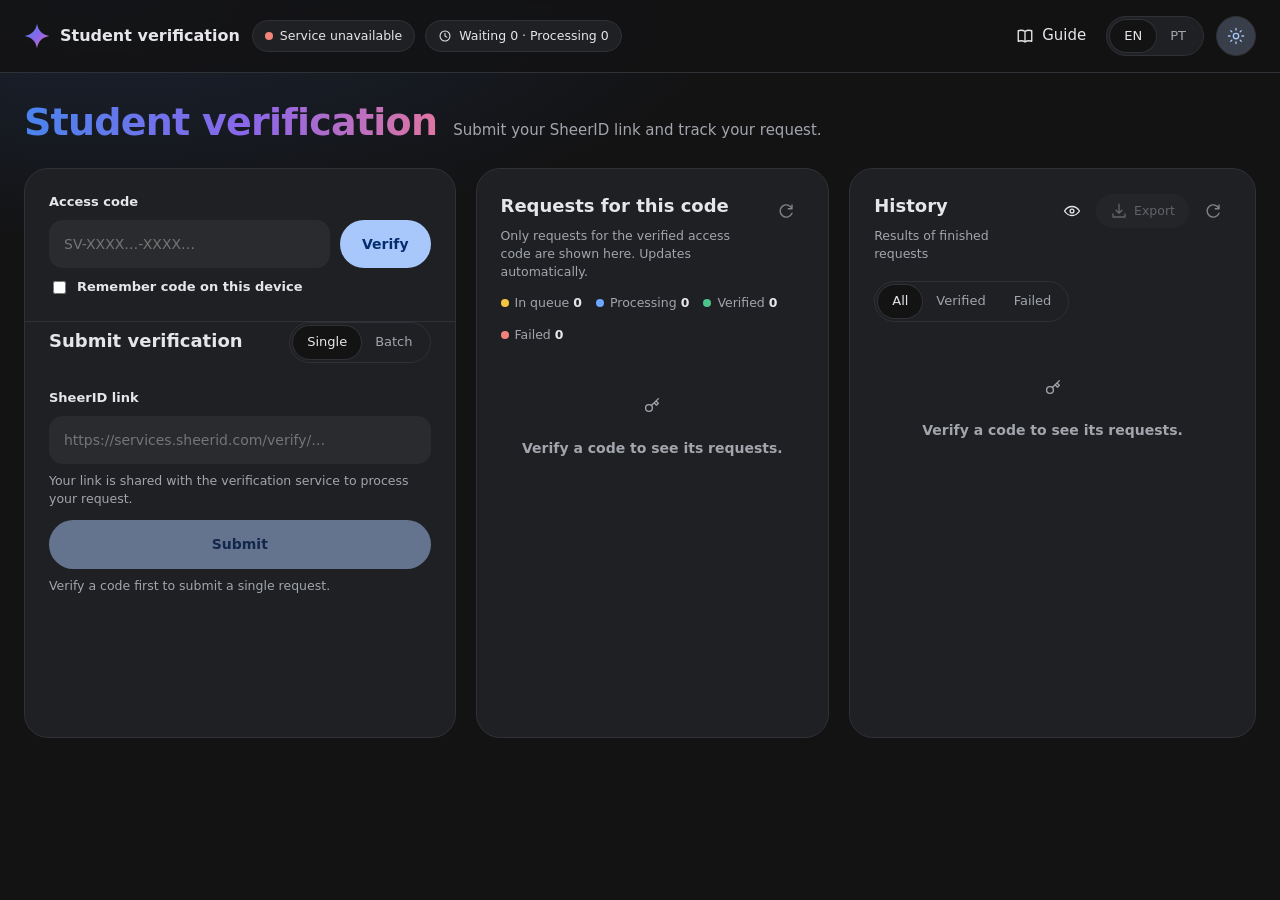
<file: index.html>
<!doctype html>
<html lang="en" data-theme="dark">
<head><meta charset="utf-8"><meta name="viewport" content="width=device-width,initial-scale=1">
<title>Student Verification</title></head>
<body><div id="root"></div><link rel="stylesheet" href="app.css"><script src="app.js" defer></script></body>
</html>
</file>
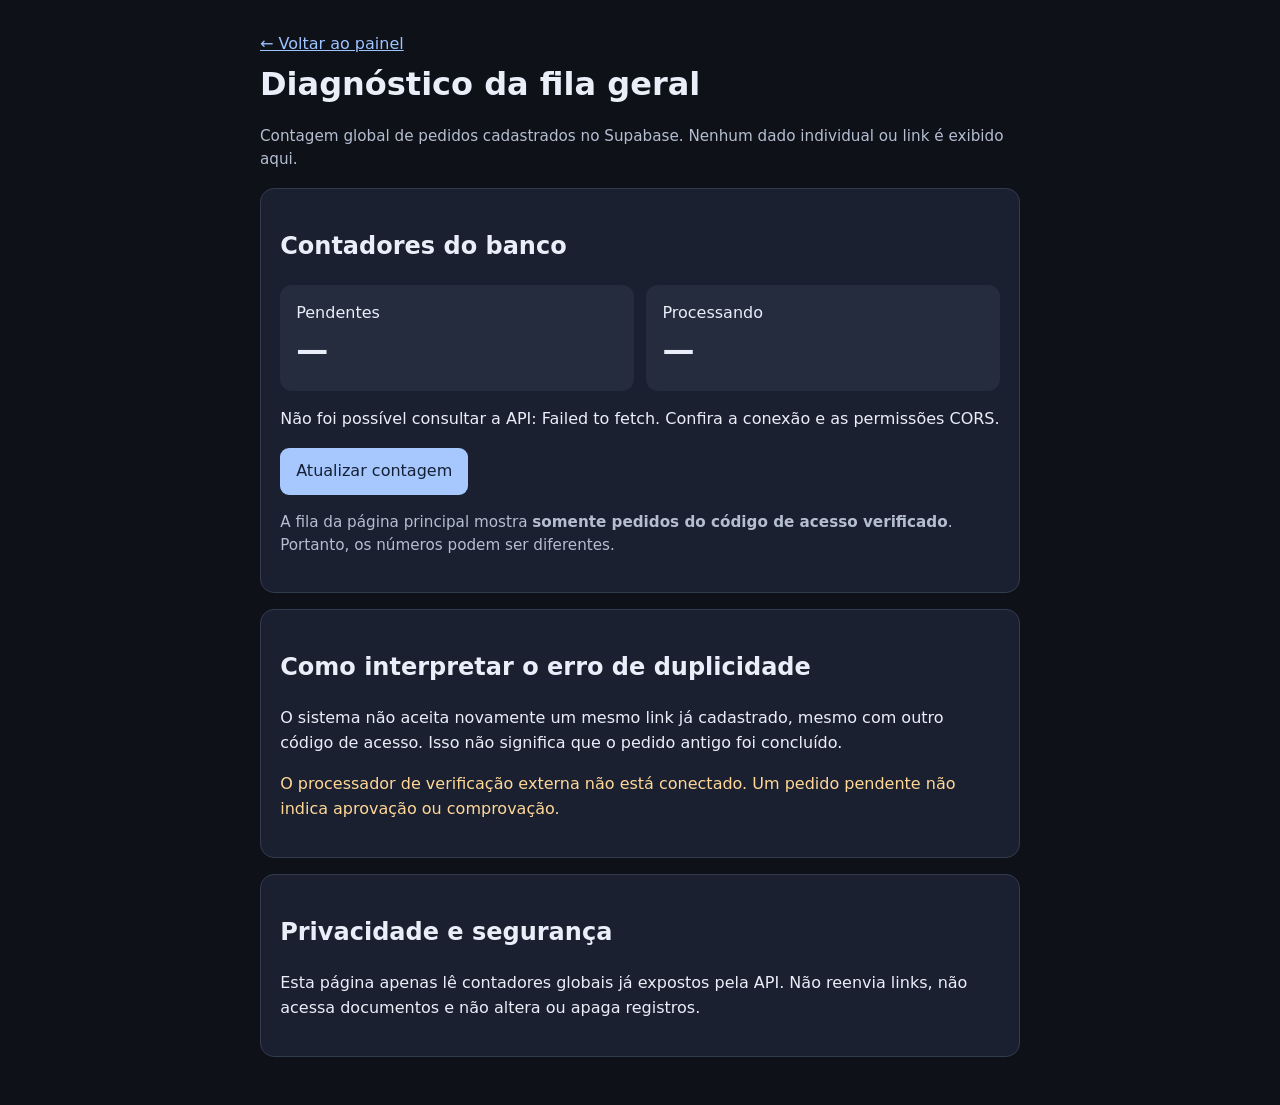
<file: diagnostico-fila.html>
<!doctype html>
<html lang="pt-BR"><head><meta charset="utf-8"><meta name="viewport" content="width=device-width,initial-scale=1"><title>Diagnóstico da Fila — Student Verification Desk</title>
<style>body{background:#0f1118;color:#e9eef8;font:16px/1.55 system-ui, sans-serif;margin:0;padding:2rem}main{max-width:760px;margin:auto}a{color:#9dc4ff}section{background:#1b2030;border:1px solid #323a50;border-radius:14px;padding:1.2rem;margin:1rem 0}header h1{margin:.2rem 0}.metrics{display:grid;grid-template-columns:repeat(auto-fit,minmax(170px,1fr));gap:.8rem}.metric{background:#252c3e;border-radius:12px;padding:1rem}.metric strong{display:block;font-size:2rem}button{background:#a7c7ff;color:#152035;border:0;border-radius:9px;padding:.7rem 1rem;font:inherit;cursor:pointer}.warn{color:#ffd797}.muted{color:#b4bed0;font-size:.95rem}code{background:#30364b;padding:.2rem .4rem;border-radius:4px}</style></head>
<body><main><header><a href="./">← Voltar ao painel</a><h1>Diagnóstico da fila geral</h1><p class="muted">Contagem global de pedidos cadastrados no Supabase. Nenhum dado individual ou link é exibido aqui.</p></header>
<section><h2>Contadores do banco</h2><div class="metrics"><div class="metric">Pendentes<strong id="pending">—</strong></div><div class="metric">Processando<strong id="processing">—</strong></div></div><p id="state" role="status">Consultando...</p><button type="button" id="refresh">Atualizar contagem</button><p class="muted">A fila da página principal mostra <strong>somente pedidos do código de acesso verificado</strong>. Portanto, os números podem ser diferentes.</p></section>
<section><h2>Como interpretar o erro de duplicidade</h2><p>O sistema não aceita novamente um mesmo link já cadastrado, mesmo com outro código de acesso. Isso não significa que o pedido antigo foi concluído.</p><p class="warn">O processador de verificação externa não está conectado. Um pedido pendente não indica aprovação ou comprovação.</p></section>
<section><h2>Privacidade e segurança</h2><p>Esta página apenas lê contadores globais já expostos pela API. Não reenvia links, não acessa documentos e não altera ou apaga registros.</p></section></main>
<script>const API='https://dmlrkfbutwekzazjawub.supabase.co/functions/v1/api';
async function refresh(){const state=document.getElementById('state');state.textContent='Consultando...';try{const res=await fetch(API,{method:'POST',headers:{'content-type':'application/json'},body:JSON.stringify({action:'stats'})});if(!res.ok)throw Error('HTTP '+res.status);const json=await res.json();document.getElementById('pending').textContent=Number.isFinite(json.pending)?json.pending:'—';document.getElementById('processing').textContent=Number.isFinite(json.processing)?json.processing:'—';state.textContent='Dados atualizados. A contagem geral não depende do código informado no painel principal.';}catch(err){state.textContent='Não foi possível consultar a API: '+err.message+'. Confira a conexão e as permissões CORS.';}}document.getElementById('refresh').addEventListener('click',refresh);refresh();</script></body></html>
</file>
<file: app.css>
:root{--bg:#131314;--bg2:#1b1c1f;--card:#1f2023;--field:#2a2b2f;--line:#303136;--text:#e6e6ea;--muted:#a3a5ad;--accent:#a8c7fa;--on-accent:#062e6f;--ok:#4cc38a;--err:#f2837a;--warn:#f5c542;--info:#6ea8fe;--r:24px}[data-theme=light]{--bg:#f6f7fb;--bg2:#fff;--card:#fff;--field:#eef0f6;--line:#dfe2ec;--text:#1b1c22;--muted:#5d6070;--accent:#1a5fd8;--on-accent:#fff;--ok:#16915a;--err:#c9362c;--warn:#a87400;--info:#1a5fd8}*{box-sizing:border-box}body{margin:0;background:var(--bg);color:var(--text);font:14px/1.45 Inter,system-ui,-apple-system,Segoe UI,Roboto,sans-serif;min-height:100vh;background-image:radial-gradient(900px 340px at 8% 0,rgba(73,132,237,.14),transparent 70%)}[data-theme=light] body{background-image:radial-gradient(900px 340px at 8% 0,rgba(73,132,237,.12),transparent 70%)}.glyph{width:18px;height:18px;fill:none;stroke:currentColor;stroke-width:1.8;stroke-linecap:round;stroke-linejoin:round;flex:none}header{border-bottom:1px solid var(--line);background:color-mix(in srgb,var(--bg) 88%,transparent);position:sticky;top:0;z-index:5;backdrop-filter:blur(10px)}.bar,main{max-width:1440px;margin:0 auto;padding:0 24px}.bar{display:flex;align-items:center;gap:12px;height:72px;flex-wrap:wrap}.brand{display:flex;align-items:center;gap:10px;color:var(--text);text-decoration:none;font-weight:700;font-size:16px}.spark{width:26px;height:26px}.meters{display:flex;gap:10px}.tools{margin-left:auto;display:flex;align-items:center;gap:12px}.pill{display:inline-flex;align-items:center;gap:7px;background:var(--card);border:1px solid var(--line);border-radius:99px;padding:6px 12px;font-size:12.5px}.pill .glyph{width:14px;height:14px}.dot{display:inline-block;width:8px;height:8px;border-radius:50%;margin-right:6px}.pill .dot{margin:0}.dot.on{background:var(--ok)}.dot.off{background:var(--err)}.dot.y{background:var(--warn)}.dot.b{background:var(--info)}button{font:inherit;color:var(--text);cursor:pointer}button:disabled{opacity:.5;cursor:not-allowed}.plain{display:flex;align-items:center;gap:8px;background:none;border:0;font-size:15px;padding:6px 8px}.seg{display:inline-flex;background:var(--card);border:1px solid var(--line);border-radius:99px;padding:3px}.seg button{background:none;border:0;border-radius:99px;padding:7px 14px;color:var(--muted);font-size:13px}.seg button.active,.seg button[aria-pressed=true]{background:var(--bg);color:var(--text);box-shadow:0 0 0 1px var(--line)}.themeButton{width:40px;height:40px;border-radius:50%;border:1px solid var(--line);background:color-mix(in srgb,var(--accent) 18%,var(--card));display:grid;place-items:center;color:var(--accent)}main{padding-top:22px;padding-bottom:60px}.hero{display:flex;align-items:baseline;gap:16px;flex-wrap:wrap;margin-bottom:18px}.hero h1{margin:0;font-size:38px;letter-spacing:-.02em;background:linear-gradient(90deg,#4984ed,#8b66e9 55%,#df75a2);-webkit-background-clip:text;background-clip:text;color:transparent}.hero p{margin:0;color:var(--muted);font-size:15px}.layout{display:grid;grid-template-columns:1.22fr 1fr 1.15fr;gap:20px;align-items:stretch}.adminLayout{grid-template-columns:repeat(auto-fit,minmax(340px,1fr));align-items:start}.card{background:var(--card);border:1px solid var(--line);border-radius:var(--r);padding:24px;min-height:570px;overflow:hidden}.adminLayout .card,.loginCard{min-height:0}.loginCard{max-width:420px}.requestCard{padding:0}.accessBlock{padding:24px;border-bottom:1px solid var(--line)}.requestCard>form,.requestCard>.cardHead{padding:0 24px}.requestCard>form{padding-bottom:24px}.cardHead{display:flex;justify-content:space-between;align-items:flex-start;gap:12px;margin-bottom:12px}.submissionHead{padding-top:20px;align-items:center}h2{margin:0 0 4px;font-size:18px}h3{font-size:14px;margin:14px 0 6px}label{display:block;font-weight:600;font-size:13px;margin:14px 0 8px}.accessBlock label[for=code]{margin-top:0}input:not([type=checkbox]),textarea{width:100%;background:var(--field);color:var(--text);border:1px solid transparent;border-radius:14px;padding:13px 14px;font:inherit}input:focus,textarea:focus,button:focus-visible{outline:2px solid var(--accent);outline-offset:1px}textarea{resize:vertical;font-family:ui-monospace,Menlo,monospace;font-size:13px}.fieldrow{display:flex;gap:10px}.fieldrow input{flex:1}button.primary{background:var(--accent);color:var(--on-accent);border:0;border-radius:99px;padding:12px 22px;font-weight:700}button:not(.primary):not(.plain):not(.icon):not(.themeButton):not(.textAction):not(.seg button){background:var(--field);border:1px solid var(--line);border-radius:99px;padding:9px 18px;margin-top:10px}.seg button,.menu button{margin:0!important}.wide{width:100%;margin-top:12px;padding:14px!important}fieldset{border:0;margin:0;padding:0;min-width:0}.note{color:var(--muted);font-size:12.5px;margin:8px 0 0}.note.pad{padding-top:12px}.codeOptions{display:flex;justify-content:space-between;align-items:center;margin-top:10px}.rememberCode{display:flex;align-items:center;gap:8px;margin:0;font-size:13px}.textAction{background:none;border:0;color:var(--accent);padding:0;font-weight:600}.feedback{margin-top:12px;padding:10px 14px;border-radius:12px;font-size:13px}.feedback.ok{background:color-mix(in srgb,var(--ok) 15%,transparent);color:var(--ok)}.feedback.err{background:color-mix(in srgb,var(--err) 15%,transparent);color:var(--err)}.quotaCard{margin-top:10px;padding:10px 14px;border:1px solid var(--line);border-radius:12px;color:var(--muted)}.okText{color:var(--ok)}.errText{color:var(--err)}.mono{font-family:ui-monospace,Menlo,monospace;font-size:12px}.pair{display:grid;grid-template-columns:1fr 1fr;gap:12px}.actions{display:flex;gap:10px;flex-wrap:wrap}.queueCounts{display:flex;gap:14px;flex-wrap:wrap;font-size:12.5px;color:var(--muted);margin-bottom:8px}.queueCounts b{color:var(--text)}.icon{background:none;border:0;width:36px;height:36px;border-radius:50%;display:grid;place-items:center;flex:none}.icon:hover{background:var(--field)}.historyTools{display:flex;align-items:center;gap:6px}.historyExport{display:flex;align-items:center;gap:6px;background:var(--field)!important;border:0!important;border-radius:99px;padding:8px 14px!important;margin:0!important;font-size:12.5px;color:var(--muted)}.historyFilters{margin:6px 0 0}.historyCard .historyFilters{margin-bottom:12px}.menuWrap{position:relative}.menu{position:absolute;right:0;top:110%;background:var(--bg2);border:1px solid var(--line);border-radius:12px;padding:4px;z-index:4;display:flex;flex-direction:column;min-width:90px}.menu button{background:none!important;border:0!important;text-align:left;border-radius:8px!important;padding:8px 12px!important}.menu button:hover{background:var(--field)!important}.empty{display:flex;flex-direction:column;align-items:center;gap:10px;color:var(--muted);padding:44px 0;text-align:center;font-weight:600}.list{list-style:none;margin:6px 0 0;padding:0;display:grid;gap:8px}.list li{display:flex;justify-content:space-between;gap:10px;align-items:center;background:var(--field);border-radius:14px;padding:12px 14px}.list li div{display:grid;gap:2px;min-width:0;word-break:break-all}.list small{color:var(--muted)}.list a{color:var(--accent);font-size:12.5px}.blur{filter:blur(6px);user-select:none;pointer-events:none}.badge{font-size:11.5px;padding:3px 10px;border-radius:99px;white-space:nowrap;background:var(--bg);border:1px solid var(--line)}.badge.success{color:var(--ok)}.badge.failed{color:var(--err)}.badge.pending{color:var(--warn)}.badge.processing{color:var(--info)}table{width:100%;border-collapse:collapse;font-size:12.5px}th,td{text-align:left;padding:8px 6px;border-bottom:1px solid var(--line);vertical-align:top}th{color:var(--muted);font-weight:600}.scroll{overflow-x:auto;margin-top:10px}.presets{display:flex;gap:8px;margin-bottom:8px}.presets button{margin:0!important}.presets .active{background:var(--accent)!important;color:var(--on-accent)!important}dialog{background:var(--card);color:var(--text);border:1px solid var(--line);border-radius:var(--r);padding:24px;max-width:480px;width:calc(100% - 32px)}dialog::backdrop{background:#0000008c}.guide{padding-left:20px;line-height:1.7;margin:0}@media(max-width:1100px){.layout{grid-template-columns:1fr 1fr}.requestCard{grid-column:1/-1}.card{min-height:0}}@media(max-width:720px){.layout{grid-template-columns:1fr}.bar,main{padding:0 14px}.bar{height:auto;padding:10px 14px}.tools{margin-left:0}.hero h1{font-size:30px}.pair{grid-template-columns:1fr}}
</file>
